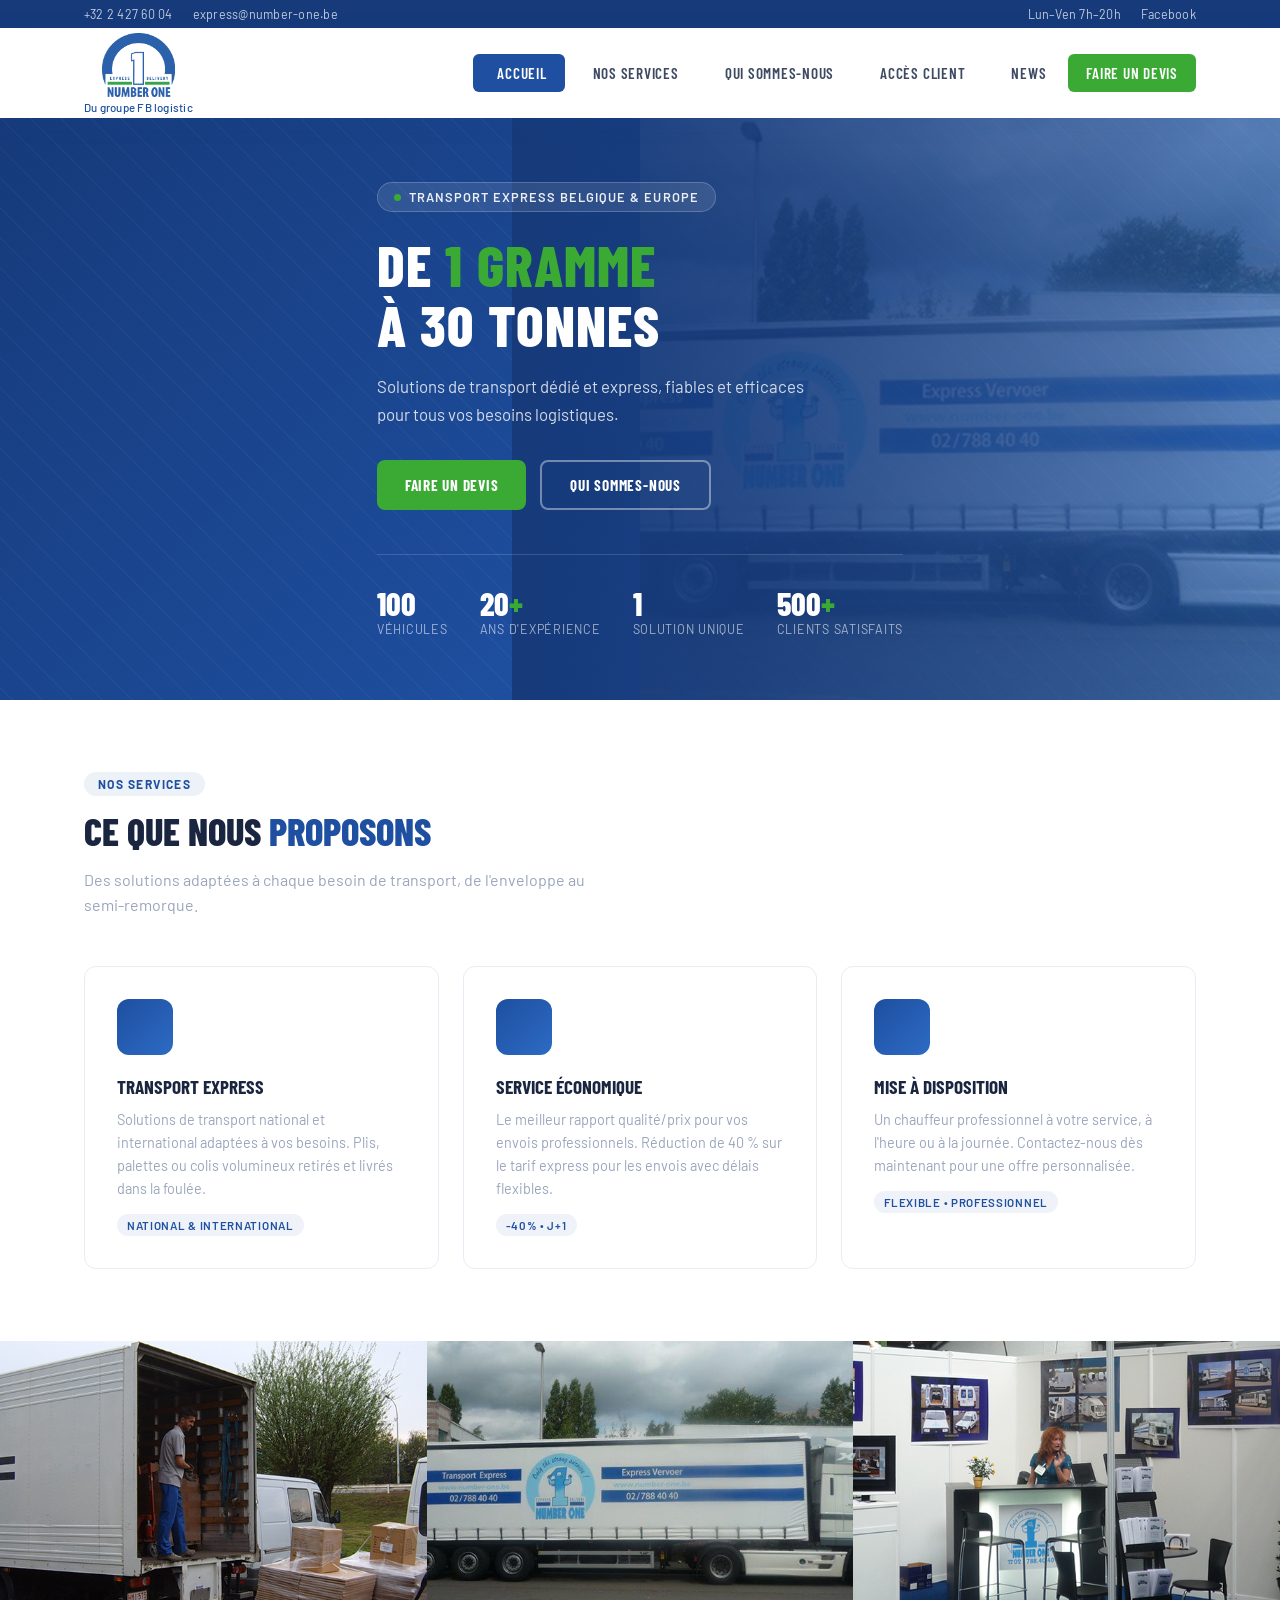
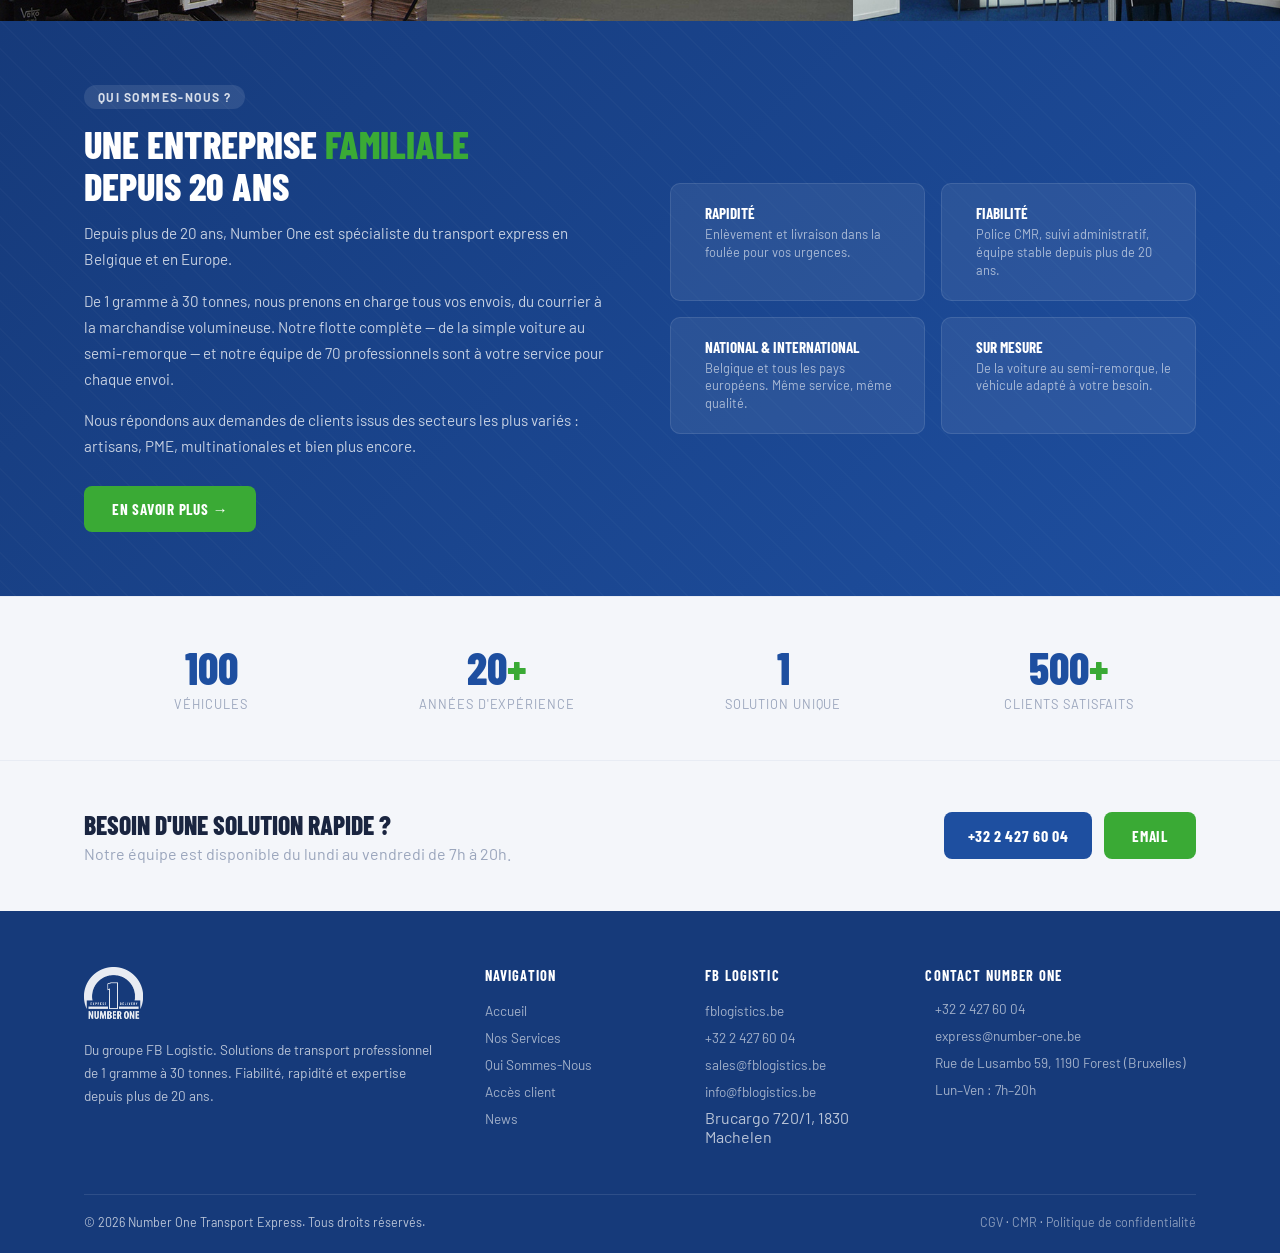
<file: index.html>
<!DOCTYPE html>
<html lang="fr">
<head>
 <meta charset="UTF-8">
 <meta name="viewport" content="width=device-width, initial-scale=1.0">
 <title>Number One Transport - Solutions de Transport Professionnel</title>
 <link rel="stylesheet" href="style.css">
</head>
<body>

<!-- TOPBAR -->
<div class="topbar">
 <div class="container">
 <div class="topbar-left">
 <span> <a href="tel:+3224276004">+32 2 427 60 04</a></span>
 <span> <a href="mailto:express@number-one.be">express@number-one.be</a></span>
 </div>
 <div class="topbar-right">
 <span> Lun–Ven 7h–20h</span>
 <span><a href="https://www.facebook.com" target="_blank">Facebook</a></span>
 </div>
 </div>
</div>

<!-- NAVBAR -->
<nav class="navbar">
 <div class="container">
 <a class="logo" href="#" onclick="showPage('accueil')">
 <img src="nr1_logo.png" alt="Number One Transport">
 <span class="logo-subtitle">Du groupe FB logistic</span>
 </a>
 <ul class="nav-links" id="navLinks">
 <li><a href="#" class="active" onclick="showPage('accueil')" id="nav-accueil"><span class="nav-icon"></span> Accueil</a></li>
 <li><a href="#" onclick="showPage('pro')" id="nav-pro"><span class="nav-icon"></span> Nos Services</a></li>
 <li><a href="#" onclick="showPage('part')" id="nav-part"><span class="nav-icon"></span> Qui Sommes-Nous</a></li>
 <li><a href="https://n1.log2x.com/wops_n1" target="_blank" id="nav-client"><span class="nav-icon"></span> Accès client</a></li>
 <li><a href="#" onclick="showPage('news')" id="nav-news"><span class="nav-icon"></span> News</a></li>
 <li><a href="https://lpsigorr.github.io/vehicle_calculator/" target="_blank" class="nav-cta"> Faire un devis</a></li>
 </ul>
 <div class="hamburger" id="hamburger" onclick="toggleMenu()">
 <span></span><span></span><span></span>
 </div>
 </div>
</nav>

<!-- ============================================================ -->
<!-- PAGE: ACCUEIL -->
<!-- ============================================================ -->
<div class="page active" id="page-accueil">

 <!-- HERO -->
 <section class="hero">
 <div class="hero-bg-pattern"></div>
 <div class="hero-photos">
 <img src="n02.jpg" alt="Truck" class="active" id="hero-img-0">
 <img src="n01.jpg" alt="Loading" id="hero-img-1">
 <img src="n03.jpg" alt="Salon" id="hero-img-2">
 </div>
 <div class="hero-overlay"></div>
 <div class="container">
 <div class="hero-content">
 <div class="hero-badge"><span class="dot"></span> Transport Express Belgique & Europe</div>
 <h1>De <span>1 gramme</span><br>à 30 tonnes</h1>
 <p>Solutions de transport dédié et express, fiables et efficaces pour tous vos besoins logistiques.</p>
 <div class="hero-btns">
 <a href="https://lpsigorr.github.io/vehicle_calculator/" target="_blank" class="btn-primary"> Faire un devis</a>
 <button class="btn-outline" onclick="showPage('part')"> Qui Sommes-Nous</button>
 </div>
 <div class="hero-stats">
 <div class="hero-stat">
 <div class="num">100</div>
 <div class="label">Véhicules</div>
 </div>
 <div class="hero-stat">
 <div class="num">20<span>+</span></div>
 <div class="label">Ans d'expérience</div>
 </div>
 <div class="hero-stat">
 <div class="num">1</div>
 <div class="label">Solution unique</div>
 </div>
 <div class="hero-stat">
 <div class="num">500<span>+</span></div>
 <div class="label">Clients satisfaits</div>
 </div>
 </div>
 </div>
 </div>
 </section>

 <!-- SERVICES -->
 <section class="section">
 <div class="container">
 <div class="section-header">
 <div class="section-label">Nos services</div>
 <h2 class="section-title">Ce que nous <span>proposons</span></h2>
 <p class="section-sub">Des solutions adaptées à chaque besoin de transport, de l'enveloppe au semi-remorque.</p>
 </div>
 <div class="services-grid">
 <div class="service-card">
 <div class="service-icon"></div>
 <h3>Transport Express</h3>
 <p>Solutions de transport national et international adaptées à vos besoins. Plis, palettes ou colis volumineux retirés et livrés dans la foulée.</p>
 <span class="service-tag">National & International</span>
 </div>
 <div class="service-card">
 <div class="service-icon"></div>
 <h3>Service Économique</h3>
 <p>Le meilleur rapport qualité/prix pour vos envois professionnels. Réduction de 40 % sur le tarif express pour les envois avec délais flexibles.</p>
 <span class="service-tag">-40% • J+1</span>
 </div>
 <div class="service-card">
 <div class="service-icon"></div>
 <h3>Mise à disposition</h3>
 <p>Un chauffeur professionnel à votre service, à l'heure ou à la journée. Contactez-nous dès maintenant pour une offre personnalisée.</p>
 <span class="service-tag">Flexible • Professionnel</span>
 </div>
 </div>
 </div>
 </section>

 <!-- PHOTO STRIP -->
 <div class="photo-strip-wrap">
 <div class="photo-strip">
 <img src="n01.jpg" alt="Chargement">
 <img src="n02.jpg" alt="Camion Number One">
 <img src="n03.jpg" alt="Salon professionnel">
 </div>
 </div>

 <!-- ABOUT -->
 <div class="about-strip">
 <div class="container">
 <div class="about-text">
 <div class="section-label">Qui sommes-nous ?</div>
 <h2 class="section-title">Une entreprise <span>familiale</span><br>depuis 20 ans</h2>
 <p>Depuis plus de 20 ans, Number One est spécialiste du transport express en Belgique et en Europe.</p>
 <p>De 1 gramme à 30 tonnes, nous prenons en charge tous vos envois, du courrier à la marchandise volumineuse. Notre flotte complète — de la simple voiture au semi-remorque — et notre équipe de 70 professionnels sont à votre service pour chaque envoi.</p>
 <p>Nous répondons aux demandes de clients issus des secteurs les plus variés : artisans, PME, multinationales et bien plus encore.</p>
 <button class="btn-primary" onclick="showPage('part')">En savoir plus →</button>
 </div>
 <div class="about-features">
 <div class="about-feature">
 <div class="feature-ic"></div>
 <div>
 <h4>Rapidité</h4>
 <p>Enlèvement et livraison dans la foulée pour vos urgences.</p>
 </div>
 </div>
 <div class="about-feature">
 <div class="feature-ic"></div>
 <div>
 <h4>Fiabilité</h4>
 <p>Police CMR, suivi administratif, équipe stable depuis plus de 20 ans.</p>
 </div>
 </div>
 <div class="about-feature">
 <div class="feature-ic"></div>
 <div>
 <h4>National & International</h4>
 <p>Belgique et tous les pays européens. Même service, même qualité.</p>
 </div>
 </div>
 <div class="about-feature">
 <div class="feature-ic"></div>
 <div>
 <h4>Sur mesure</h4>
 <p>De la voiture au semi-remorque, le véhicule adapté à votre besoin.</p>
 </div>
 </div>
 </div>
 </div>
 </div>

 <!-- STATS -->
 <div class="stats-bar">
 <div class="container">
 <div class="stats-grid">
 <div class="stat-item">
 <div class="num">100</div>
 <div class="label">Véhicules</div>
 </div>
 <div class="stat-item">
 <div class="num">20<span>+</span></div>
 <div class="label">Années d'expérience</div>
 </div>
 <div class="stat-item">
 <div class="num">1</div>
 <div class="label">Solution unique</div>
 </div>
 <div class="stat-item">
 <div class="num">500<span>+</span></div>
 <div class="label">Clients satisfaits</div>
 </div>
 </div>
 </div>
 </div>

 <!-- CONTACT STRIP -->
 <div class="contact-strip">
 <div class="container">
 <div>
 <h3>Besoin d'une solution rapide ?</h3>
 <p>Notre équipe est disponible du lundi au vendredi de 7h à 20h.</p>
 </div>
 <div class="contact-btns">
 <a href="tel:+3224276004" class="btn-phone"> +32 2 427 60 04</a>
 <a href="mailto:express@number-one.be" class="btn-primary"> Email</a>
 </div>
 </div>
 </div>

</div><!-- /page-accueil -->

<!-- ============================================================ -->
<!-- PAGE: NOS SERVICES -->
<!-- ============================================================ -->
<div class="page" id="page-pro">

 <div class="page-hero">
 <div class="container">
 <div class="section-label">Nos Services</div>
 <h1 class="section-title">Transport <span>National & International</span></h1>
 <p>Notre spécialisation depuis plus de 25 ans. Notre équipe expérimentée de près de 70 personnes (avec très peu de rotation depuis toutes ces années, gage de professionnalisme) est à votre disposition pour vous apporter LA Solution dont vous avez besoin.</p>
 <div style="margin-top:24px">
 <a href="https://lpsigorr.github.io/vehicle_calculator/" target="_blank" class="btn-primary" style="display:inline-flex"> Faire un devis</a>
 </div>
 </div>
 </div>

 <section class="section">
 <div class="container">
 <div class="tabs-wrap">
 <div class="tabs">
 <button class="tab-btn active" onclick="switchTab('express')"> Express</button>
 <button class="tab-btn" onclick="switchTab('economy')"> Économique (J+1)</button>
 <button class="tab-btn" onclick="switchTab('dispo')"> Mise à disposition</button>
 <button class="tab-btn" onclick="switchTab('diesel')"> Surcharge diesel</button>
 </div>

 <!-- TAB: EXPRESS -->
 <div class="tab-content active" id="tab-express">
 <div class="info-card" style="margin-bottom:32px">
 <h4> Transport Express</h4>
 <p>Nous nous chargeons de vos envois express vers/depuis la Belgique et tous les pays européens. Grâce à notre large choix de véhicules, qui va de la simple voiture à la semi-remorque, nous mettons à votre disposition le véhicule parfaitement adapté à vos besoins. Plis, palettes ou colis volumineux : nous assurons une prise en charge et une livraison rapides. Nos chauffeurs-livreurs, tout comme nos dispatcheurs et l'ensemble de notre équipe, sont à votre écoute et prêts à vous assister, y compris pour la manutention.</p>
 </div>

 <h3 style="font-family:'Barlow Condensed',sans-serif;font-size:1.3rem;font-weight:800;text-transform:uppercase;margin-bottom:24px;color:var(--text)"> Camionnettes</h3>
 <div class="vehicles-grid" style="margin-bottom:40px">
 <div class="vehicle-card">
 <div class="vehicle-img"><span class="vehicle-type-badge">Léger</span></div>
 <div class="vehicle-info"><h3>Voiture</h3><p>Idéale pour les petits déplacements et livraisons rapides en milieu urbain.</p><div class="vehicle-specs"><span class="spec"><span class="ic"></span> Petits envois</span></div></div>
 </div>
 <div class="vehicle-card">
 <div class="vehicle-img"><span class="vehicle-type-badge">Camionnette</span></div>
 <div class="vehicle-info"><h3>Camionnette 2,70 m³ / 450 kg</h3><p>Parfaite pour les petits transports et livraisons quotidiennes.</p><div class="vehicle-specs"><span class="spec"><span class="ic"></span> 1 palette</span></div></div>
 </div>
 <div class="vehicle-card">
 <div class="vehicle-img"><span class="vehicle-type-badge">Camionnette</span></div>
 <div class="vehicle-info"><h3>Camionnette 6 M³</h3><p>Idéale pour vos déménagements et livraisons du quotidien.</p><div class="vehicle-specs"><span class="spec"><span class="ic"></span> 2 palettes</span></div></div>
 </div>
 <div class="vehicle-card">
 <div class="vehicle-img"><span class="vehicle-type-badge">Camionnette</span></div>
 <div class="vehicle-info"><h3>Camionnette 9 M³</h3><p>Volume optimal pour transport plus important, en toute sécurité.</p><div class="vehicle-specs"><span class="spec"><span class="ic"></span> 3 palettes</span></div></div>
 </div>
 </div>

 <h3 style="font-family:'Barlow Condensed',sans-serif;font-size:1.3rem;font-weight:800;text-transform:uppercase;margin-bottom:24px;color:var(--text)"> Camions</h3>
 <div class="vehicles-grid" style="margin-bottom:40px">
 <div class="vehicle-card">
 <div class="vehicle-img"><span class="vehicle-type-badge">Camion</span></div>
 <div class="vehicle-info"><h3>Camion 6 PAL</h3><p>6 palettes euro. Pour vos envois mi-charge régionaux et nationaux.</p><div class="vehicle-specs"><span class="spec"><span class="ic"></span> 6 palettes</span></div></div>
 </div>
 <div class="vehicle-card">
 <div class="vehicle-img"><span class="vehicle-type-badge">Camion</span></div>
 <div class="vehicle-info"><h3>Camion 14 PAL</h3><p>14 palettes euro. Idéal pour les chargements importants nationaux.</p><div class="vehicle-specs"><span class="spec"><span class="ic"></span> 14 palettes</span></div></div>
 </div>
 <div class="vehicle-card">
 <div class="vehicle-img"><span class="vehicle-type-badge">Camion</span></div>
 <div class="vehicle-info"><h3>Camion 18 PAL Léger</h3><p>18 palettes, version légère. Pour les chargements complets nationaux.</p><div class="vehicle-specs"><span class="spec"><span class="ic"></span> 18 palettes</span></div></div>
 </div>
 <div class="vehicle-card">
 <div class="vehicle-img"><span class="vehicle-type-badge">Camion</span></div>
 <div class="vehicle-info"><h3>Camion 18 PAL Lourd</h3><p>18 palettes, version lourde. Pour les marchandises denses et lourdes.</p><div class="vehicle-specs"><span class="spec"><span class="ic"></span> Lourd</span></div></div>
 </div>
 </div>

 <h3 style="font-family:'Barlow Condensed',sans-serif;font-size:1.3rem;font-weight:800;text-transform:uppercase;margin-bottom:24px;color:var(--text)"> Véhicules Spéciaux</h3>
 <div class="vehicles-grid">
 <div class="vehicle-card">
 <div class="vehicle-img"><span class="vehicle-type-badge">Spécial</span></div>
 <div class="vehicle-info"><h3>18 PAL Baché</h3><p>Camion bâché pour marchandises sensibles aux intempéries.</p><div class="vehicle-specs"><span class="spec"><span class="ic"></span> Couvert</span></div></div>
 </div>
 <div class="vehicle-card">
 <div class="vehicle-img"><span class="vehicle-type-badge">Spécial</span></div>
 <div class="vehicle-info"><h3>Semi-Remorque 33 PAL 24T</h3><p>Pour vos plus gros volumes. Jusqu'à 24 tonnes et 33 palettes.</p><div class="vehicle-specs"><span class="spec"><span class="ic"></span> 33 pal</span><span class="spec"><span class="ic"></span> 24T</span></div></div>
 </div>
 <div class="vehicle-card">
 <div class="vehicle-img"><span class="vehicle-type-badge">Frigo</span></div>
 <div class="vehicle-info"><h3>Camion Frigo (Frais) 12 PAL</h3><p>Transport réfrigéré pour vos denrées fraîches. Contrôle température.</p><div class="vehicle-specs"><span class="spec"><span class="ic"></span> 0–8°C</span></div></div>
 </div>
 <div class="vehicle-card">
 <div class="vehicle-img"><span class="vehicle-type-badge">Frigo</span></div>
 <div class="vehicle-info"><h3>Camion Frigo (Surgelé) 12 PAL</h3><p>Transport frigorifique pour produits surgelés. Chaîne du froid garantie.</p><div class="vehicle-specs"><span class="spec"><span class="ic"></span> -20°C</span></div></div>
 </div>
 </div>

 <div class="info-card" style="margin-top:40px">
 <h4>ℹ Conditions tarifaires</h4>
 <ul>
 <li>Tarifs hors attentes, temps de chargement/déchargement/manutention complémentaires</li>
 <li>Hors péages, hors TVA et hors surcharge carburant</li>
 <li>Une taxe kilométrique pour les véhicules de plus de 3,5T s'applique depuis 2016</li>
 <li>Chaque envoi est effectué conformément à nos CGV et aux conditions CMR</li>
 <li>L'assurance marchandise n'est jamais comprise dans le prix du transport</li>
 <li>Notre responsabilité est couverte par une police CMR</li>
 <li>Transports en dehors des heures de bureau, week-ends et jours fériés : prix sur demande</li>
 </ul>
 </div>
 </div>

 <!-- TAB: ECONOMY -->
 <div class="tab-content" id="tab-economy">
 <div class="info-card">
 <h4> Service Economie</h4>
 <p>Cette formule vous permet de bénéficier, sous certaines conditions, d'une réduction attractive de 40% sur le tarif express ! Nous proposons ce service complémentaire à notre clientèle fidèle pour les envois dont les délais de livraison sont plus flexibles. Soyez amplement rassurée : les coûts de vos transports sont allégés mais la qualité de notre service reste inchangée.</p>
 </div>

 <div class="tariff-box">
 <div class="tariff-box-header">
 <h3> Tarifs Navettes – Plis & Colis légers</h3>
 <span>Max 5 kg • Petit volume</span>
 </div>
 <table class="tariff-table">
 <thead><tr><th>Zone</th><th>Tarif Économique</th></tr></thead>
 <tbody>
 <tr><td>Bruxelles (19 communes)</td><td>6,00 €</td></tr>
 <tr><td>Banlieue</td><td>7,00 €</td></tr>
 <tr><td>Brabant (2 provinces)</td><td>11,00 €</td></tr>
 <tr><td>Belgique (7 provinces)</td><td>13,75 €</td></tr>
 <tr><td>Province du Luxembourg</td><td>22,00 €</td></tr>
 <tr><td>Étranger</td><td>Sur demande</td></tr>
 </tbody>
 </table>
 </div>

 <div class="tariff-box">
 <div class="tariff-box-header">
 <h3> Exemples d'économies réalisées</h3>
 <span>-40% sur le tarif express</span>
 </div>
 <table class="tariff-table">
 <thead><tr><th>Envoi</th><th>Express</th><th>Économique</th><th>Économie</th></tr></thead>
 <tbody>
 <tr><td>2 pal / 600 kg → Liège</td><td>155,40 €</td><td>93,24 €</td><td><span class="economy-saving">-62,16 €</span></td></tr>
 <tr><td>8 pal / 2T → Ostende</td><td>237,36 €</td><td>142,42 €</td><td><span class="economy-saving">-94,94 €</span></td></tr>
 <tr><td>6 pal / 1T → Arlon</td><td>379,04 €</td><td>227,42 €</td><td><span class="economy-saving">-151,62 €</span></td></tr>
 <tr><td>10 pal / 4,5T → Anvers</td><td>108,56 €</td><td>65,14 €</td><td><span class="economy-saving">-43,42 €</span></td></tr>
 </tbody>
 </table>
 </div>

 <div class="info-card">
 <h4> Conditions d'octroi de la réduction Économique</h4>
 <ul>
 <li>Pour toute commande passée avant 18 heures, vos envois seront livrés dans un délai de 48 heures en Belgique.</li>
 <li>Ce système de navettes a été créé pour tous vos envois qui ne nécessitent pas une livraison « express ». Nous vous demandons donc de bien vouloir cocher la case prévue à cet effet sur notre note d'envoi. À défaut de quoi, les courses seront automatiquement considérées comme des « express ».</li>
 <li>Nous vous proposons de réduire le prix de vos transports de 40%, pour chaque commande passée la veille avant 16h00 et à livrer entre 8h00 et 18h00 le lendemain (J+1).</li>
 <li>Volume max : 10 euro-palettes</li>
 <li>Poids max : 5 tonnes</li>
 <li>Uniquement courses point à point en Belgique (pas de dépôts/enlèvements groupés)</li>
 <li>Aucun impératif horaire ne peut être pris en compte</li>
 <li>Les marchandises sont livrées par le véhicule qui les enlève (pas de transbordement)</li>
 </ul>
 </div>
 </div>

 <!-- TAB: DISPO -->
 <div class="tab-content" id="tab-dispo">
 <div class="info-card">
 <h4> Mise à disposition de véhicules avec chauffeur</h4>
 <p>Bénéficiez, à tout moment, d'un véritable professionnel du transport à votre service ! Que ce soit à l'heure ou pour la journée entière, un chauffeur flexible, prêt à s'adapter à vos besoins, est mis à votre disposition. La solution idéale en cas de surcharge de travail, de défaillance de votre flotte ou si vous souhaitez éviter de gérer du personnel. Le véhicule, en cas de panne ou d'accident, est bien sûr automatiquement remplacé sans démarche particulière. Ce service est disponible au départ et retour de Bruxelles et vous ne payez le chauffeur que pour les heures réellement prestées.</p>
 </div>
 <div style="display:grid;grid-template-columns:1fr 1fr;gap:20px;margin-bottom:32px">
 <div class="info-card">
 <h4> Avantages</h4>
 <ul>
 <li>Chauffeur professionnel à votre service</li>
 <li>Véhicule remplacé automatiquement en cas de panne</li>
 <li>Pas de risque de congé maladie ou d'absentéisme</li>
 <li>Pas d'ONSS, de précompte, de cotisation de solidarité</li>
 <li>Vous ne payez que les heures réellement prestées</li>
 <li>Tournées fixes ou ponctuelles</li>
 </ul>
 </div>
 <div class="info-card">
 <h4> Modalités</h4>
 <ul>
 <li>À l'heure ou à la journée, pour tout le temps nécessaire</li>
 <li>Minimum 5 stops pour bénéficier du service</li>
 <li>Au départ et retour de Bruxelles</li>
 <li>Disponible pour toute notre gamme de véhicules</li>
 <li>Prix sur demande selon véhicule et durée</li>
 </ul>
 </div>
 </div>
 <div style="text-align:center;padding:32px 0">
 <p style="color:var(--gray-400);margin-bottom:20px">Contactez-nous pour obtenir un devis personnalisé</p>
 <a href="tel:+3224276004" class="btn-primary" style="margin-right:12px"> +32 2 427 60 04</a>
 <a href="mailto:express@number-one.be" class="btn-primary"> Demande par email</a>
 </div>
 </div>

 <!-- TAB: DIESEL -->
 <div class="tab-content" id="tab-diesel">
 <div class="info-card">
 <h4> Surcharge carburant</h4>
 <p>Ce supplément est d'application pour tous les services de Number One. La surcharge carburant est majorée de 0,5% en 0,5%, sur base des données publiées chaque semaine par la Commission européenne (DG Energie et Transports – Bulletin Pétrolier).</p>
 <p style="margin-top:10px">L'index de la dernière semaine du mois est utilisé pour établir la majoration portant sur les envois du mois suivant. Number One dépend des sources internationales et officielles et ne base pas la majoration sur les variations quotidiennes des prix en station-service.</p>
 </div>
 <div class="tariff-box">
 <div class="tariff-box-header">
 <h3> Historique de la surcharge carburant</h3>
 <span>Mis à jour mensuellement</span>
 </div>
 <table class="tariff-table">
 <thead><tr><th>Période</th><th>Surcharge (%)</th><th>Base de calcul</th></tr></thead>
 <tbody>
 <tr><td>Mois en cours</td><td colspan="2" style="color:var(--blue);font-weight:600">Contactez-nous pour le taux actuel : +32 2 427 60 04</td></tr>
 </tbody>
 </table>
 </div>
 <div class="info-card">
 <h4> Application par service</h4>
 <ul>
 <li><strong>Express :</strong> pourcentage ajouté sur la tarification en fonction du type de camion et de la destination</li>
 <li><strong>Mise à disposition :</strong> montant journalier par camion selon facture Viapass (facturé par quinzaine)</li>
 <li><strong>Économique :</strong> taxe réduite de 40%, à l'image du coût de transport</li>
 </ul>
 </div>
 </div>
 </div>
 </div>
 </section>
</div><!-- /page-pro -->

<!-- ============================================================ -->
<!-- PAGE: QUI SOMMES-NOUS -->
<!-- ============================================================ -->
<div class="page" id="page-part">

 <div class="page-hero">
 <div class="container">
 <div class="section-label">Qui Sommes-Nous</div>
 <h1 class="section-title">Number One <span>Transport</span></h1>
 <p>Nous nous occupons de vos envois les plus urgents vers/depuis la Belgique ou tous les pays européens !</p>
 </div>
 </div>

 <section class="section">
 <div class="container">
 <div class="section-header">
 <div class="section-label">Notre histoire</div>
 <h2 class="section-title">Notre slogan : <span>« De 1 gramme à 30 tonnes »</span></h2>
 <p class="section-sub">Entreprise familiale belge spécialisée dans le transport express national et international.</p>
 </div>

 <div class="info-card" style="margin-bottom:24px">
 <h4>Qui sommes-nous ?</h4>
 <p>Nous sommes une entreprise familiale, active dans le secteur du transport depuis plus de 25 ans. Le sérieux, la rigueur, la rapidité et le suivi administratif sont synonymes, pour notre société, de gage de confiance.</p>
 <p style="margin-top:12px">Notre charroi de +/- 30 camions et camionnettes nous permet d'assurer les transports de plus de 400 clients fidèles, depuis l'artisan jusqu'à la multinationale en passant bien sûr par la PME.</p>
 </div>

 <div class="info-card" style="margin-bottom:24px">
 <h4>Notre engagement</h4>
 <p>Nous nous occupons de vos envois les plus urgents vers/depuis la Belgique ou tous les pays européens. Vos plis et enveloppes, palettes ou autres colis sont retirés et livrés <strong>immédiatement</strong> et dans la foulée.</p>
 <p style="margin-top:12px">Quelle que soit <strong>votre demande</strong>, nous avons <strong>Votre Solution.</strong></p>
 </div>

 <div style="display:grid;grid-template-columns:1fr 1fr;gap:24px;margin-bottom:24px">
 <div class="info-card">
 <h4>Notre expertise</h4>
 <ul>
 <li>Les <strong>compétences</strong> de notre équipe expérimentée permettent à Number One de vous accompagner pour toutes vos activités.</li>
 <li>Nous vous proposons des <strong>solutions</strong> sur mesure, <strong>adaptées à vos besoins</strong> spécifiques.</li>
 <li>Nous répondons, <strong>depuis plus de 25 ans</strong> déjà, aux demandes de nos clients issus des secteurs les plus variés.</li>
 </ul>
 </div>
 <div class="info-card">
 <h4>Notre promesse</h4>
 <p>Nous sommes <strong>persuadés</strong> qu'une collaboration avec un partenaire de transport fiable pour vous accompagner, ne peut qu'apporter une <strong>plus-value importante</strong> à votre société.</p>
 <p style="margin-top:12px">Notre site Internet est destiné à vous offrir un outil <b>pratique, convivial</b> et <b>interactif</b>, grâce notamment à notre « portail clients ».</p>
 <div style="margin-top:16px;display:flex;flex-direction:column;gap:10px">
 <a href="tel:+3224276004" class="btn-phone"> +32 2 427 60 04</a>
 <a href="mailto:express@number-one.be" class="btn-primary"> express@number-one.be</a>
 </div>
 </div>
 </div>

 <div class="info-card">
 <h4>Accès client</h4>
 <p>Connectez-vous à votre portail client pour suivre vos envois et accéder à vos documents.</p>
 <div style="margin-top:16px">
 <a href="https://n1.log2x.com/wops_n1" target="_blank" class="btn-primary"> Accès client</a>
 </div>
 </div>

 </div>
 </section>
</div><!-- /page-part -->

<!-- ============================================================ -->
<!-- PAGE: NEWS -->
<!-- ============================================================ -->
<div class="page" id="page-news">

 <div class="page-hero">
 <div class="container">
 <div class="section-label">Actualités</div>
 <h1 class="section-title">Nos <span>Actualités</span></h1>
 <p>Restez informé de toutes les nouveautés Number One.</p>
 </div>
 </div>

 <section class="section">
 <div class="container">
 <div class="news-grid">
 <div>
 <div class="news-main-card">
 <div class="news-card-img"><span class="news-card-tag">Taxe kilométrique</span></div>
 <div class="news-card-body">
 <div class="news-card-date"> 20 déc. 2020</div>
 <h3>Axe kilométrique en Belgique : modifications dès le 01/01/2019</h3>
 <p>Indexation des tarifs en Wallonie et en Flandre et élargissement du réseau routier en Flandre.</p>
 </div>
 </div>
 </div>
 <div class="news-sidebar">
 <div class="news-side-card">
 <div class="news-side-ico"></div>
 <div>
 <h4>Surcharge diesel</h4>
 <span>Mise à jour mensuelle</span>
 </div>
 </div>
 <div class="news-side-card">
 <div class="news-side-ico"></div>
 <div>
 <h4>Nouveau site internet</h4>
 <span>Portail clients amélioré</span>
 </div>
 </div>
 <div class="news-side-card">
 <div class="news-side-ico"></div>
 <div>
 <h4>Service Économique</h4>
 <span>Réduction 40% J+1</span>
 </div>
 </div>
 </div>
 </div>

 <!-- FULL ARTICLE -->
 <div class="news-article-full">
 <h2>Axe kilométrique en Belgique : modifications à partir du 01/01/2019</h2>
 <span class="date">20 décembre 2020</span>

 <h4>Wallonie : indexation des tarifs</h4>
 <p>Les montants de la taxe kilométrique d'application en Wallonie seront indexés à partir du 01/01/2019. En Flandre et en Région de Bruxelles-Capitale, les tarifs avaient déjà été indexés au 01/07/2018.</p>

 <h4>Flandre : élargissement du réseau routier soumis à la taxe</h4>
 <p>À partir du 01/01/2019, les trois tronçons suivants seront rajoutés au réseau routier soumis à la taxe kilométrique :</p>
 <ul>
 <li>L'A11 de Bruges (N31) à Knokke-Heist (N49)</li>
 <li>La N36 de Roulers (R32) à Zarren (N35)</li>
 <li>La N722 de Hasselt (N80) à Saint-Trond (N718)</li>
 </ul>

 <h4>Quel impact financier ?</h4>
 <ul>
 <li>En Flandre et en Wallonie, le tarif varie selon le poids (3,5–12, 12–32, &gt;32T) et les émissions EURO (0–2; 3; 4; 5–6). Tarif max (EURO 0–2) : 20 cts/km.</li>
 <li>À Bruxelles : tarification selon la zone (autoroute ou urbaine).</li>
 <li>En Wallonie : la taxe kilométrique est soumise à la TVA (21%), les 2 autres régions n'appliquent pas de TVA.</li>
 <li>Les instances officielles estiment une augmentation entre 7,94% et 12,40% sur le coût du transport.</li>
 </ul>

 <h4>Comment Number One répercute cette taxe ?</h4>
 <p><strong>1. EXPRESS :</strong> Un pourcentage d'augmentation calculé sur base de simulations en ligne, différent selon le type de camion et la destination, est appliqué sur notre tarification actuelle.</p>
 <p><strong>2. MISE À DISPOSITION :</strong> Le montant journalier dû par camion (via OBU) est visible en ligne et refacturé sur base de la facture Viapass (par quinzaine). Toutes les factures de mise à disposition sont dès lors établies par quinzaine.</p>
 <p><strong>3. SERVICE ÉCONOMIQUE :</strong> La taxe kilométrique est réduite de 40%, à l'image du coût de vos transports.</p>

 <p>Toute notre équipe reste à votre disposition pour tout renseignement complémentaire au <strong>+32 2 427 60 04</strong>.</p>
 </div>
 </div>
 </section>
</div><!-- /page-news -->

<!-- FOOTER -->
<footer>
 <div class="container">
 <div class="footer-grid">
 <div>
 <img src="nr1_logo.png" class="footer-logo" alt="Number One">
 <p>Du groupe FB Logistic. Solutions de transport professionnel de 1 gramme à 30 tonnes. Fiabilité, rapidité et expertise depuis plus de 20 ans.</p>
 </div>
 <div>
 <h4>Navigation</h4>
 <ul>
 <li><a href="#" onclick="showPage('accueil')">Accueil</a></li>
 <li><a href="#" onclick="showPage('pro')">Nos Services</a></li>
 <li><a href="#" onclick="showPage('part')">Qui Sommes-Nous</a></li>
 <li><a href="https://n1.log2x.com/wops_n1" target="_blank">Accès client</a></li>
 <li><a href="#" onclick="showPage('news')">News</a></li>
 </ul>
 </div>
 <div>
 <h4>FB Logistic</h4>
 <ul>
 <li><a href="https://www.fblogistics.be/en/" target="_blank">fblogistics.be</a></li>
 <li><a href="tel:+3224276004">+32 2 427 60 04</a></li>
 <li><a href="mailto:sales@fblogistics.be">sales@fblogistics.be</a></li>
 <li><a href="mailto:info@fblogistics.be">info@fblogistics.be</a></li>
 <li>Brucargo 720/1, 1830 Machelen</li>
 </ul>
 </div>
 <div>
 <h4>Contact Number One</h4>
 <ul class="footer-contact">
 <li><span></span><span><a href="tel:+3224276004">+32 2 427 60 04</a></span></li>
 <li><span></span><span><a href="mailto:express@number-one.be">express@number-one.be</a></span></li>
 <li><span></span><span>Rue de Lusambo 59, 1190 Forest (Bruxelles)</span></li>
 <li><span></span><span>Lun–Ven : 7h–20h</span></li>
 </ul>
 </div>
 </div>
 <div class="footer-bottom">
 <span>© 2026 Number One Transport Express. Tous droits réservés.</span>
 <span><a href="#">CGV</a> · <a href="#">CMR</a> · <a href="#">Politique de confidentialité</a></span>
 </div>
 </div>
</footer>

<script src="script.js"></script>
</body>
</html>
</file>
<file: style.css>
@import url('https://fonts.googleapis.com/css2?family=Barlow+Condensed:wght@400;600;700;800&family=Barlow:wght@400;500;600&display=swap');

:root {
  --blue: #1e4fa0;
  --blue-dark: #163a7a;
  --blue-light: #2d6bc4;
  --green: #3aaa35;
  --white: #ffffff;
  --gray-100: #f4f6fa;
  --gray-200: #e8ecf4;
  --gray-400: #9aa5bc;
  --gray-700: #3d4a61;
  --text: #1a2540;
  --shadow: 0 4px 24px rgba(30,79,160,0.10);
  --shadow-lg: 0 8px 40px rgba(30,79,160,0.15);
}

* { margin: 0; padding: 0; box-sizing: border-box; }

body {
  font-family: 'Barlow', sans-serif;
  color: var(--text);
  background: var(--white);
  overflow-x: hidden;
}

/* ====== TOPBAR ====== */
.topbar {
  background: var(--blue-dark);
  color: rgba(255,255,255,0.75);
  font-size: 0.78rem;
  padding: 7px 0;
  letter-spacing: 0.02em;
}
.topbar .container {
  display: flex;
  justify-content: space-between;
  align-items: center;
  gap: 12px;
}
.topbar a { color: rgba(255,255,255,0.75); text-decoration: none; }
.topbar a:hover { color: var(--green); }
.topbar-left, .topbar-right { display: flex; gap: 20px; align-items: center; }
.topbar-left span, .topbar-right span { display: flex; align-items: center; gap: 6px; }

/* ====== NAVBAR ====== */
.navbar {
  background: var(--white);
  box-shadow: var(--shadow);
  position: sticky;
  top: 0;
  z-index: 1000;
}
.navbar .container {
  display: flex;
  align-items: center;
  justify-content: space-between;
  padding: 0 24px;
  height: 90px;
}
.logo { text-decoration: none; display: flex; flex-direction: column; align-items: center; }
.logo img { height: 64px; display: block; }
.logo-subtitle {
  font-size: 0.72rem;
  color: var(--blue);
  text-decoration: none;
  font-weight: 500;
  letter-spacing: 0.02em;
  display: block;
  margin-top: 3px;
}
.nav-links {
  display: flex;
  list-style: none;
  gap: 4px;
}
.nav-links a {
  display: flex;
  align-items: center;
  gap: 6px;
  padding: 10px 18px;
  font-family: 'Barlow Condensed', sans-serif;
  font-size: 0.95rem;
  font-weight: 600;
  letter-spacing: 0.05em;
  text-transform: uppercase;
  color: var(--gray-700);
  text-decoration: none;
  border-radius: 6px;
  transition: all 0.2s;
}
.nav-links a:hover, .nav-links a.active {
  background: var(--blue);
  color: var(--white);
}
.nav-links a .nav-icon { font-size: 1rem; }
.nav-cta {
  background: var(--green) !important;
  color: var(--white) !important;
  border-radius: 6px;
}
.nav-cta:hover { background: #2d8c29 !important; }

.hamburger { display: none; cursor: pointer; flex-direction: column; gap: 5px; }
.hamburger span { width: 26px; height: 2px; background: var(--blue); border-radius: 2px; transition: 0.3s; }

/* ====== CONTAINER ====== */
.container { max-width: 1160px; margin: 0 auto; padding: 0 24px; }

/* ====== PAGES ====== */
.page { display: none; animation: fadeIn 0.4s ease; }
.page.active { display: block; }
@keyframes fadeIn { from { opacity: 0; transform: translateY(12px); } to { opacity: 1; transform: translateY(0); } }

/* ====== HERO ====== */
.hero {
  position: relative;
  min-height: 520px;
  background: linear-gradient(135deg, var(--blue-dark) 0%, var(--blue) 60%, var(--blue-light) 100%);
  overflow: hidden;
  display: flex;
  align-items: center;
}
.hero-bg-pattern {
  position: absolute; inset: 0;
  background-image:
    repeating-linear-gradient(45deg, rgba(255,255,255,0.03) 0, rgba(255,255,255,0.03) 1px, transparent 0, transparent 50%);
  background-size: 30px 30px;
}
.hero-photos {
  position: absolute;
  right: 0; top: 0; bottom: 0;
  width: 50%;
  display: flex;
}
.hero-photos img {
  position: absolute;
  width: 100%; height: 100%;
  object-fit: cover;
  opacity: 0;
  transition: opacity 0.8s ease;
}
.hero-photos img.active { opacity: 0.35; }
.hero-overlay {
  position: absolute; right: 0; top: 0; bottom: 0; width: 60%;
  background: linear-gradient(90deg, var(--blue-dark) 0%, transparent 100%);
}
.hero-content {
  position: relative;
  z-index: 2;
  max-width: 580px;
  padding: 64px 0;
}
.hero-badge {
  display: inline-flex;
  align-items: center;
  gap: 8px;
  background: rgba(255,255,255,0.1);
  border: 1px solid rgba(255,255,255,0.2);
  color: rgba(255,255,255,0.9);
  padding: 6px 16px;
  border-radius: 100px;
  font-size: 0.8rem;
  font-weight: 600;
  letter-spacing: 0.08em;
  text-transform: uppercase;
  margin-bottom: 22px;
}
.hero-badge .dot { width: 7px; height: 7px; border-radius: 50%; background: var(--green); }
.hero h1 {
  font-family: 'Barlow Condensed', sans-serif;
  font-size: 3.6rem;
  font-weight: 800;
  line-height: 1.05;
  color: var(--white);
  text-transform: uppercase;
  letter-spacing: 0.02em;
  margin-bottom: 18px;
}
.hero h1 span { color: var(--green); }
.hero p {
  color: rgba(255,255,255,0.8);
  font-size: 1.05rem;
  line-height: 1.65;
  margin-bottom: 32px;
  max-width: 460px;
}
.hero-btns { display: flex; gap: 14px; flex-wrap: wrap; }
.btn-primary {
  display: inline-flex; align-items: center; gap: 8px;
  background: var(--green);
  color: var(--white);
  padding: 14px 28px;
  border-radius: 8px;
  font-family: 'Barlow Condensed', sans-serif;
  font-weight: 700;
  font-size: 0.95rem;
  text-transform: uppercase;
  letter-spacing: 0.05em;
  text-decoration: none;
  border: none; cursor: pointer;
  transition: all 0.2s;
}
.btn-primary:hover { background: #2d8c29; transform: translateY(-1px); box-shadow: 0 6px 20px rgba(58,170,53,0.4); }
.btn-outline {
  display: inline-flex; align-items: center; gap: 8px;
  background: transparent;
  color: var(--white);
  padding: 14px 28px;
  border-radius: 8px;
  font-family: 'Barlow Condensed', sans-serif;
  font-weight: 700;
  font-size: 0.95rem;
  text-transform: uppercase;
  letter-spacing: 0.05em;
  text-decoration: none;
  border: 2px solid rgba(255,255,255,0.4);
  cursor: pointer;
  transition: all 0.2s;
}
.btn-outline:hover { border-color: var(--white); background: rgba(255,255,255,0.1); }
.hero-stats {
  display: flex;
  gap: 32px;
  margin-top: 44px;
  padding-top: 32px;
  border-top: 1px solid rgba(255,255,255,0.15);
}
.hero-stat .num {
  font-family: 'Barlow Condensed', sans-serif;
  font-size: 2rem;
  font-weight: 800;
  color: var(--white);
  line-height: 1;
}
.hero-stat .num span { color: var(--green); }
.hero-stat .label { color: rgba(255,255,255,0.6); font-size: 0.78rem; text-transform: uppercase; letter-spacing: 0.06em; margin-top: 3px; }

/* ====== SECTION HEADERS ====== */
.section { padding: 72px 0; }
.section-label {
  display: inline-block;
  background: rgba(30,79,160,0.08);
  color: var(--blue);
  font-size: 0.75rem;
  font-weight: 700;
  letter-spacing: 0.12em;
  text-transform: uppercase;
  padding: 5px 14px;
  border-radius: 100px;
  margin-bottom: 14px;
}
.section-title {
  font-family: 'Barlow Condensed', sans-serif;
  font-size: 2.4rem;
  font-weight: 800;
  text-transform: uppercase;
  line-height: 1.1;
  color: var(--text);
  margin-bottom: 14px;
}
.section-title span { color: var(--blue); }
.section-sub { color: var(--gray-400); font-size: 1rem; max-width: 540px; line-height: 1.6; }
.section-header { margin-bottom: 48px; }
.section-header.center { text-align: center; }
.section-header.center .section-sub { margin: 0 auto; }

/* ====== SERVICES GRID ====== */
.services-grid { display: grid; grid-template-columns: repeat(3, 1fr); gap: 24px; }
.service-card {
  background: var(--white);
  border: 1px solid var(--gray-200);
  border-radius: 12px;
  padding: 32px;
  transition: all 0.25s;
  position: relative;
  overflow: hidden;
}
.service-card::before {
  content: '';
  position: absolute;
  top: 0; left: 0; right: 0;
  height: 3px;
  background: linear-gradient(90deg, var(--blue), var(--green));
  transform: scaleX(0);
  transition: transform 0.3s;
  transform-origin: left;
}
.service-card:hover { box-shadow: var(--shadow-lg); transform: translateY(-3px); border-color: var(--blue-light); }
.service-card:hover::before { transform: scaleX(1); }
.service-icon {
  width: 56px; height: 56px;
  background: linear-gradient(135deg, var(--blue), var(--blue-light));
  border-radius: 12px;
  display: flex; align-items: center; justify-content: center;
  font-size: 1.6rem;
  margin-bottom: 20px;
}
.service-card h3 {
  font-family: 'Barlow Condensed', sans-serif;
  font-size: 1.2rem;
  font-weight: 700;
  text-transform: uppercase;
  color: var(--text);
  margin-bottom: 10px;
}
.service-card p { color: var(--gray-400); font-size: 0.9rem; line-height: 1.6; }
.service-tag {
  display: inline-block;
  margin-top: 14px;
  padding: 4px 10px;
  background: rgba(30,79,160,0.07);
  color: var(--blue);
  font-size: 0.72rem;
  font-weight: 600;
  letter-spacing: 0.06em;
  border-radius: 100px;
  text-transform: uppercase;
}

/* ====== ABOUT STRIP ====== */
.about-strip {
  background: linear-gradient(135deg, var(--blue-dark) 0%, var(--blue) 100%);
  padding: 64px 0;
  position: relative;
  overflow: hidden;
}
.about-strip::before {
  content: '';
  position: absolute; inset: 0;
  background-image: repeating-linear-gradient(45deg, rgba(255,255,255,0.02) 0, rgba(255,255,255,0.02) 1px, transparent 0, transparent 50%);
  background-size: 28px 28px;
}
.about-strip .container { position: relative; z-index: 1; display: grid; grid-template-columns: 1fr 1fr; gap: 60px; align-items: center; }
.about-text .section-label { background: rgba(255,255,255,0.1); color: rgba(255,255,255,0.8); }
.about-text .section-title { color: var(--white); }
.about-text .section-title span { color: var(--green); }
.about-text p { color: rgba(255,255,255,0.75); line-height: 1.7; margin-bottom: 16px; font-size: 0.95rem; }
.about-text .btn-primary { margin-top: 10px; }
.about-features { display: grid; grid-template-columns: 1fr 1fr; gap: 16px; }
.about-feature {
  background: rgba(255,255,255,0.07);
  border: 1px solid rgba(255,255,255,0.1);
  border-radius: 10px;
  padding: 20px;
  display: flex;
  gap: 14px;
  align-items: flex-start;
}
.feature-ic { font-size: 1.5rem; flex-shrink: 0; }
.about-feature h4 { font-family: 'Barlow Condensed', sans-serif; font-size: 0.95rem; font-weight: 700; text-transform: uppercase; color: var(--white); margin-bottom: 4px; }
.about-feature p { font-size: 0.8rem; color: rgba(255,255,255,0.6); line-height: 1.4; }

/* ====== PHOTO GALLERY ====== */
.photo-strip {
  display: grid;
  grid-template-columns: repeat(3, 1fr);
  gap: 0;
}
.photo-strip img {
  width: 100%; height: 280px;
  object-fit: cover;
  display: block;
  transition: transform 0.4s;
}
.photo-strip img:hover { transform: scale(1.03); }
.photo-strip-wrap { overflow: hidden; }

/* ====== STATS BAR ====== */
.stats-bar { background: var(--gray-100); padding: 48px 0; border-top: 1px solid var(--gray-200); border-bottom: 1px solid var(--gray-200); }
.stats-grid { display: grid; grid-template-columns: repeat(4, 1fr); gap: 32px; text-align: center; }
.stat-item .num {
  font-family: 'Barlow Condensed', sans-serif;
  font-size: 2.8rem; font-weight: 800;
  color: var(--blue);
  line-height: 1;
}
.stat-item .num span { color: var(--green); }
.stat-item .label { color: var(--gray-400); font-size: 0.8rem; text-transform: uppercase; letter-spacing: 0.07em; margin-top: 6px; }

/* ====== CONTACT STRIP ====== */
.contact-strip { background: var(--gray-100); padding: 48px 0; }
.contact-strip .container { display: flex; justify-content: space-between; align-items: center; gap: 24px; flex-wrap: wrap; }
.contact-strip h3 {
  font-family: 'Barlow Condensed', sans-serif;
  font-size: 1.6rem; font-weight: 800; text-transform: uppercase; color: var(--text);
}
.contact-strip p { color: var(--gray-400); margin-top: 4px; }
.contact-btns { display: flex; gap: 12px; flex-wrap: wrap; }
.btn-phone {
  display: inline-flex; align-items: center; gap: 8px;
  background: var(--blue); color: var(--white);
  padding: 14px 24px; border-radius: 8px;
  font-family: 'Barlow Condensed', sans-serif;
  font-weight: 700; font-size: 1rem; text-transform: uppercase; letter-spacing: 0.04em;
  text-decoration: none; transition: 0.2s;
}
.btn-phone:hover { background: var(--blue-dark); }

/* ====== VEHICLES PAGE ====== */
.page-hero {
  background: linear-gradient(135deg, var(--blue-dark), var(--blue));
  padding: 56px 0;
  position: relative;
  overflow: hidden;
}
.page-hero::before {
  content: '';
  position: absolute; inset: 0;
  background-image: repeating-linear-gradient(45deg, rgba(255,255,255,0.02) 0, rgba(255,255,255,0.02) 1px, transparent 0, transparent 50%);
  background-size: 28px 28px;
}
.page-hero .container { position: relative; z-index: 1; }
.page-hero .section-label { background: rgba(255,255,255,0.12); color: rgba(255,255,255,0.85); }
.page-hero .section-title { color: var(--white); margin-bottom: 10px; }
.page-hero .section-title span { color: var(--green); }
.page-hero p { color: rgba(255,255,255,0.7); max-width: 600px; line-height: 1.65; }

/* TABS */
.tabs-wrap { padding: 40px 0 0; }
.tabs {
  display: flex; gap: 0; overflow: hidden;
  border: 1px solid var(--gray-200);
  border-radius: 10px;
  background: var(--gray-100);
  width: fit-content;
  margin-bottom: 40px;
}
.tab-btn {
  padding: 11px 26px;
  font-family: 'Barlow Condensed', sans-serif;
  font-weight: 700; font-size: 0.9rem;
  text-transform: uppercase; letter-spacing: 0.06em;
  color: var(--gray-700);
  border: none; background: transparent; cursor: pointer;
  transition: 0.2s;
}
.tab-btn.active {
  background: var(--blue); color: var(--white);
  border-radius: 8px;
}
.tab-btn:hover:not(.active) { background: var(--gray-200); }

.tab-content { display: none; }
.tab-content.active { display: block; animation: fadeIn 0.3s ease; }

/* VEHICLE CARDS */
.vehicles-grid { display: grid; grid-template-columns: repeat(3, 1fr); gap: 24px; margin-bottom: 48px; }
.vehicle-card {
  background: var(--white);
  border: 1px solid var(--gray-200);
  border-radius: 12px;
  overflow: hidden;
  transition: all 0.25s;
}
.vehicle-card:hover { box-shadow: var(--shadow-lg); transform: translateY(-3px); }
.vehicle-img {
  height: 180px;
  background: var(--gray-100);
  display: flex; align-items: center; justify-content: center;
  font-size: 5rem;
  position: relative;
  overflow: hidden;
}
.vehicle-img::after {
  content: '';
  position: absolute; bottom: 0; left: 0; right: 0; height: 40px;
  background: linear-gradient(transparent, rgba(0,0,0,0.04));
}
.vehicle-type-badge {
  position: absolute; top: 12px; right: 12px;
  background: var(--blue); color: var(--white);
  font-size: 0.7rem; font-weight: 700; letter-spacing: 0.06em; text-transform: uppercase;
  padding: 4px 10px; border-radius: 100px;
}
.vehicle-info { padding: 20px; }
.vehicle-info h3 {
  font-family: 'Barlow Condensed', sans-serif;
  font-size: 1.15rem; font-weight: 700; text-transform: uppercase; color: var(--text); margin-bottom: 8px;
}
.vehicle-specs { display: flex; gap: 16px; margin-top: 12px; flex-wrap: wrap; }
.spec {
  display: flex; align-items: center; gap: 5px;
  font-size: 0.8rem; color: var(--gray-400);
}
.spec .ic { font-size: 0.9rem; }

/* TARIFF TABLES */
.tariff-box {
  background: var(--white);
  border: 1px solid var(--gray-200);
  border-radius: 12px;
  overflow: hidden;
  margin-bottom: 32px;
}
.tariff-box-header {
  background: linear-gradient(135deg, var(--blue-dark), var(--blue));
  padding: 20px 28px;
  display: flex; justify-content: space-between; align-items: center;
}
.tariff-box-header h3 {
  font-family: 'Barlow Condensed', sans-serif;
  font-size: 1.3rem; font-weight: 800; text-transform: uppercase; color: var(--white); letter-spacing: 0.04em;
}
.tariff-box-header span { color: rgba(255,255,255,0.6); font-size: 0.82rem; }

.tariff-table { width: 100%; border-collapse: collapse; }
.tariff-table th {
  background: var(--gray-100);
  padding: 12px 20px;
  text-align: left;
  font-size: 0.78rem; font-weight: 700; letter-spacing: 0.07em; text-transform: uppercase; color: var(--gray-700);
  border-bottom: 1px solid var(--gray-200);
}
.tariff-table td { padding: 13px 20px; border-bottom: 1px solid var(--gray-200); font-size: 0.9rem; color: var(--text); }
.tariff-table tr:last-child td { border-bottom: none; }
.tariff-table tr:hover td { background: var(--gray-100); }
.economy-saving {
  background: rgba(58,170,53,0.1); color: var(--green);
  font-weight: 700; font-size: 0.82rem;
  padding: 3px 8px; border-radius: 100px;
}

.info-card {
  background: var(--gray-100);
  border: 1px solid var(--gray-200);
  border-radius: 10px;
  padding: 24px 28px;
  margin-bottom: 24px;
}
.info-card h4 {
  font-family: 'Barlow Condensed', sans-serif;
  font-size: 1rem; font-weight: 700; text-transform: uppercase; color: var(--blue); margin-bottom: 10px;
}
.info-card p, .info-card li { font-size: 0.88rem; color: var(--gray-700); line-height: 1.65; }
.info-card ul { padding-left: 18px; margin-top: 8px; }
.info-card ul li { margin-bottom: 4px; }

/* ====== CLIENT PAGE ====== */
.login-wrap {
  min-height: calc(100vh - 200px);
  background: var(--gray-100);
  display: flex; align-items: center; justify-content: center;
  padding: 64px 24px;
}
.login-card {
  background: var(--white);
  border: 1px solid var(--gray-200);
  border-radius: 16px;
  padding: 48px;
  width: 100%; max-width: 460px;
  box-shadow: var(--shadow-lg);
}
.login-logo { text-align: center; margin-bottom: 32px; }
.login-logo img { height: 64px; }
.login-logo h2 {
  font-family: 'Barlow Condensed', sans-serif;
  font-size: 1.5rem; font-weight: 800; text-transform: uppercase;
  color: var(--text); margin-top: 14px;
}
.login-logo p { color: var(--gray-400); font-size: 0.88rem; margin-top: 4px; }
.form-group { margin-bottom: 20px; }
.form-group label {
  display: block;
  font-size: 0.8rem; font-weight: 600; letter-spacing: 0.05em; text-transform: uppercase;
  color: var(--gray-700); margin-bottom: 7px;
}
.form-group input {
  width: 100%;
  padding: 12px 16px;
  border: 1px solid var(--gray-200);
  border-radius: 8px;
  font-family: 'Barlow', sans-serif;
  font-size: 0.95rem; color: var(--text);
  transition: 0.2s; outline: none;
}
.form-group input:focus { border-color: var(--blue); box-shadow: 0 0 0 3px rgba(30,79,160,0.1); }
.login-card .btn-primary { width: 100%; justify-content: center; padding: 14px; font-size: 1rem; margin-top: 8px; }
.login-footer { text-align: center; margin-top: 20px; color: var(--gray-400); font-size: 0.83rem; }
.login-footer a { color: var(--blue); text-decoration: none; }

.portal-features {
  display: grid; grid-template-columns: repeat(3, 1fr); gap: 20px;
  max-width: 900px; margin: 40px auto 0;
}
.portal-feat {
  background: var(--white);
  border: 1px solid var(--gray-200);
  border-radius: 10px;
  padding: 24px;
  text-align: center;
}
.portal-feat .ico { font-size: 2rem; margin-bottom: 12px; }
.portal-feat h4 { font-family: 'Barlow Condensed', sans-serif; font-size: 1rem; font-weight: 700; text-transform: uppercase; color: var(--text); margin-bottom: 6px; }
.portal-feat p { font-size: 0.83rem; color: var(--gray-400); line-height: 1.5; }

/* ====== NEWS PAGE ====== */
.news-grid { display: grid; grid-template-columns: 2fr 1fr; gap: 40px; }
.news-main-card {
  background: var(--white);
  border: 1px solid var(--gray-200);
  border-radius: 14px;
  overflow: hidden;
  transition: 0.25s;
}
.news-main-card:hover { box-shadow: var(--shadow-lg); }
.news-card-img {
  height: 220px;
  background: linear-gradient(135deg, var(--blue-dark), var(--blue-light));
  display: flex; align-items: center; justify-content: center;
  font-size: 4rem;
  position: relative;
}
.news-card-tag {
  position: absolute; top: 16px; left: 16px;
  background: var(--green); color: var(--white);
  font-size: 0.7rem; font-weight: 700; letter-spacing: 0.08em; text-transform: uppercase;
  padding: 4px 12px; border-radius: 100px;
}
.news-card-body { padding: 28px; }
.news-card-date { font-size: 0.78rem; color: var(--gray-400); text-transform: uppercase; letter-spacing: 0.06em; margin-bottom: 10px; }
.news-card-body h3 {
  font-family: 'Barlow Condensed', sans-serif;
  font-size: 1.5rem; font-weight: 800; text-transform: uppercase; color: var(--text); line-height: 1.2; margin-bottom: 12px;
}
.news-card-body p { color: var(--gray-700); font-size: 0.9rem; line-height: 1.65; }

.news-sidebar { display: flex; flex-direction: column; gap: 16px; }
.news-side-card {
  background: var(--white);
  border: 1px solid var(--gray-200);
  border-radius: 10px;
  padding: 20px;
  display: flex; gap: 14px;
  cursor: pointer;
  transition: 0.2s;
}
.news-side-card:hover { box-shadow: var(--shadow); border-color: var(--blue-light); }
.news-side-ico { font-size: 1.8rem; flex-shrink: 0; }
.news-side-card h4 { font-family: 'Barlow Condensed', sans-serif; font-size: 1rem; font-weight: 700; text-transform: uppercase; color: var(--text); margin-bottom: 4px; line-height: 1.2; }
.news-side-card span { font-size: 0.75rem; color: var(--gray-400); text-transform: uppercase; letter-spacing: 0.05em; }

.news-article-full {
  background: var(--white);
  border: 1px solid var(--gray-200);
  border-radius: 14px;
  padding: 40px;
  margin-top: 48px;
}
.news-article-full h2 {
  font-family: 'Barlow Condensed', sans-serif;
  font-size: 2rem; font-weight: 800; text-transform: uppercase; color: var(--text); margin-bottom: 8px;
}
.news-article-full .date { font-size: 0.8rem; color: var(--gray-400); text-transform: uppercase; letter-spacing: 0.06em; margin-bottom: 24px; display: block; }
.news-article-full p { color: var(--gray-700); font-size: 0.92rem; line-height: 1.75; margin-bottom: 16px; }
.news-article-full h4 {
  font-family: 'Barlow Condensed', sans-serif;
  font-size: 1.2rem; font-weight: 700; text-transform: uppercase; color: var(--blue); margin: 24px 0 10px;
}
.news-article-full ul { padding-left: 20px; margin-bottom: 16px; }
.news-article-full ul li { font-size: 0.9rem; color: var(--gray-700); line-height: 1.7; margin-bottom: 6px; }

/* ====== FOOTER ====== */
footer {
  background: var(--blue-dark);
  color: rgba(255,255,255,0.7);
  padding: 56px 0 24px;
}
.footer-grid { display: grid; grid-template-columns: 2fr 1fr 1fr 1.5fr; gap: 40px; margin-bottom: 40px; }
footer img.footer-logo { height: 52px; margin-bottom: 16px; filter: brightness(0) invert(1); opacity: 0.9; }
footer p { font-size: 0.85rem; line-height: 1.7; }
footer h4 {
  font-family: 'Barlow Condensed', sans-serif;
  font-size: 0.9rem; font-weight: 700; text-transform: uppercase; letter-spacing: 0.08em;
  color: var(--white); margin-bottom: 16px;
}
footer ul { list-style: none; }
footer ul li { margin-bottom: 8px; }
footer ul li a { color: rgba(255,255,255,0.6); text-decoration: none; font-size: 0.85rem; transition: 0.2s; }
footer ul li a:hover { color: var(--green); }
.footer-contact li { display: flex; gap: 10px; align-items: flex-start; color: rgba(255,255,255,0.6); font-size: 0.85rem; margin-bottom: 10px; }
.footer-bottom {
  border-top: 1px solid rgba(255,255,255,0.1);
  padding-top: 20px;
  display: flex; justify-content: space-between; align-items: center;
  font-size: 0.78rem; flex-wrap: wrap; gap: 10px;
}
.footer-bottom a { color: rgba(255,255,255,0.5); text-decoration: none; }

/* ====== PARTICULIERS GRID ====== */
.part-vehicles { display: grid; grid-template-columns: repeat(4, 1fr); gap: 24px; margin-bottom: 40px; }
.part-vehicle {
  background: var(--white); border: 1px solid var(--gray-200); border-radius: 12px;
  overflow: hidden; text-align: center; transition: 0.25s;
}
.part-vehicle:hover { box-shadow: var(--shadow-lg); transform: translateY(-3px); }
.part-vehicle .v-ico {
  height: 140px; background: var(--gray-100);
  display: flex; align-items: center; justify-content: center; font-size: 4rem;
}
.part-vehicle .v-info { padding: 16px; }
.part-vehicle h3 { font-family: 'Barlow Condensed', sans-serif; font-size: 1rem; font-weight: 700; text-transform: uppercase; color: var(--text); margin-bottom: 4px; }
.part-vehicle p { font-size: 0.78rem; color: var(--gray-400); }

.part-table-wrap { background: var(--white); border: 1px solid var(--gray-200); border-radius: 12px; overflow: hidden; margin-bottom: 32px; }
.part-table-header { background: linear-gradient(135deg, var(--blue-dark), var(--blue)); padding: 18px 24px; }
.part-table-header h3 { font-family: 'Barlow Condensed', sans-serif; font-size: 1.2rem; font-weight: 800; text-transform: uppercase; color: var(--white); }
.part-table { width: 100%; border-collapse: collapse; }
.part-table th { background: var(--gray-100); padding: 11px 18px; text-align: left; font-size: 0.75rem; font-weight: 700; letter-spacing: 0.07em; text-transform: uppercase; color: var(--gray-700); border-bottom: 1px solid var(--gray-200); }
.part-table td { padding: 12px 18px; border-bottom: 1px solid var(--gray-200); font-size: 0.88rem; color: var(--text); }
.part-table tr:last-child td { border-bottom: none; }
.part-table tr:hover td { background: var(--gray-100); }

/* ====== RESPONSIVE ====== */
@media (max-width: 900px) {
  .services-grid { grid-template-columns: 1fr 1fr; }
  .vehicles-grid { grid-template-columns: 1fr 1fr; }
  .about-strip .container { grid-template-columns: 1fr; }
  .news-grid { grid-template-columns: 1fr; }
  .footer-grid { grid-template-columns: 1fr 1fr; }
  .hero h1 { font-size: 2.6rem; }
  .stats-grid { grid-template-columns: repeat(2, 1fr); }
  .part-vehicles { grid-template-columns: repeat(2, 1fr); }
  .portal-features { grid-template-columns: 1fr 1fr; }
}
@media (max-width: 640px) {
  .services-grid { grid-template-columns: 1fr; }
  .vehicles-grid { grid-template-columns: 1fr; }
  .photo-strip { grid-template-columns: 1fr; }
  .navbar .nav-links { display: none; flex-direction: column; position: absolute; top: 72px; left: 0; right: 0; background: var(--white); padding: 12px; box-shadow: var(--shadow-lg); }
  .navbar .nav-links.open { display: flex; }
  .hamburger { display: flex; }
  .hero h1 { font-size: 2.1rem; }
  .hero-stats { flex-wrap: wrap; gap: 20px; }
  .about-features { grid-template-columns: 1fr; }
  .footer-grid { grid-template-columns: 1fr; }
  .part-vehicles { grid-template-columns: 1fr 1fr; }
  .portal-features { grid-template-columns: 1fr; }
  .login-card { padding: 28px 20px; }
  .news-article-full { padding: 24px; }
}
</file>
